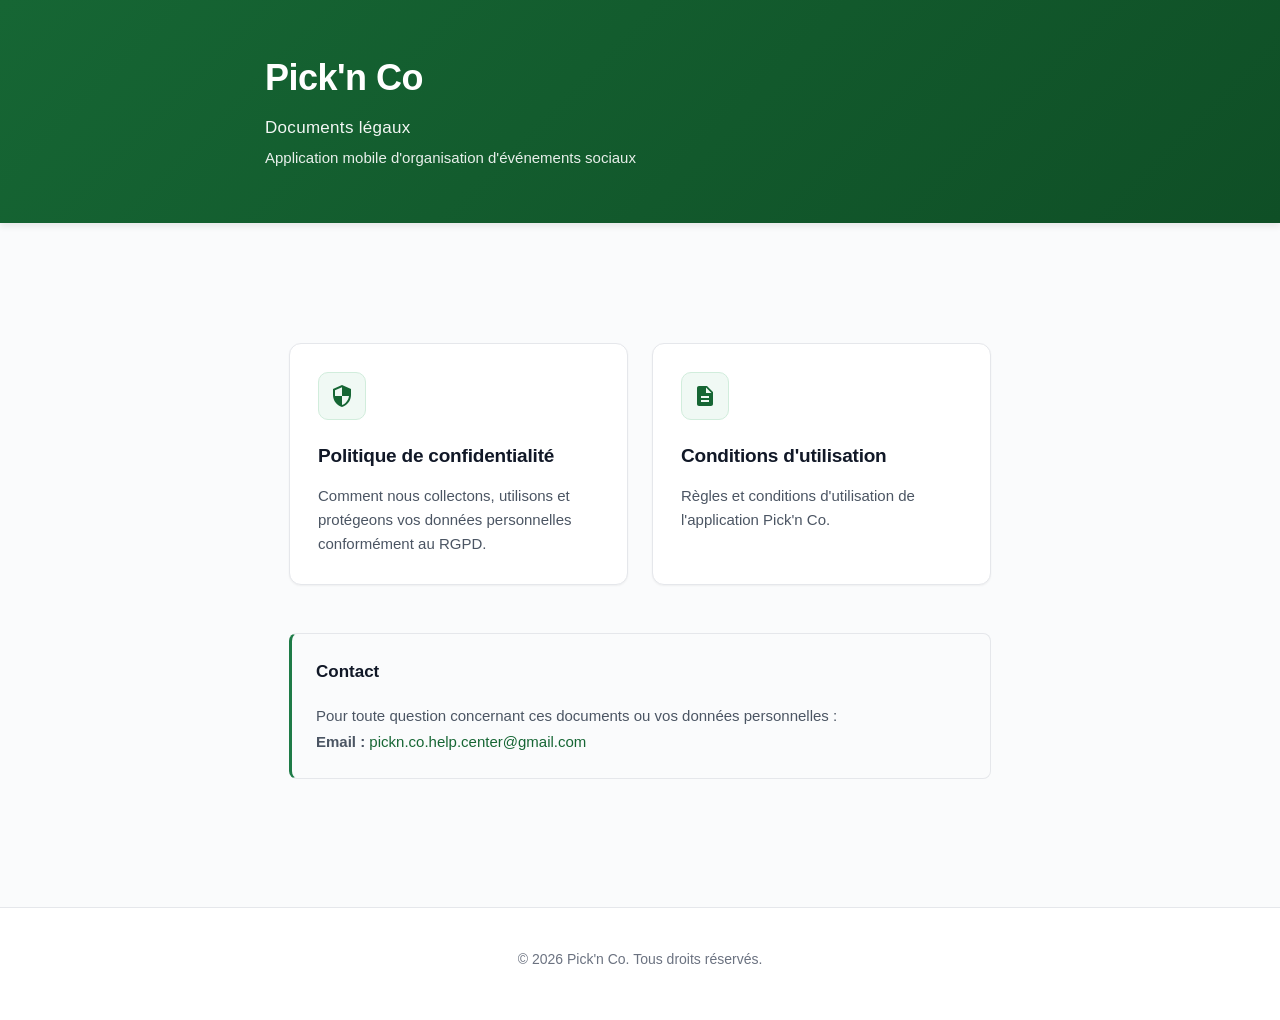
<file: legal.html>
<!DOCTYPE html>
<html lang="fr">
<head>
    <meta charset="UTF-8">
    <meta name="viewport" content="width=device-width, initial-scale=1.0">
    <meta name="description" content="Documents légaux de Pick'n Co - Politique de confidentialité et Conditions d'utilisation">
    <title>Pick'n Co - Documents légaux</title>
    <link rel="stylesheet" href="styles.css">
</head>
<body>
    <div class="header">
        <div class="header-content">
            <h1>Pick'n Co</h1>
            <p class="app-name">Documents légaux</p>
            <p>Application mobile d'organisation d'événements sociaux</p>
        </div>
    </div>

    <div class="container">
        <div class="card-grid">
            <a href="privacy-policy.html" class="card">
                <div class="icon">
                    <svg viewBox="0 0 24 24" xmlns="http://www.w3.org/2000/svg">
                        <path d="M12 1L3 5v6c0 5.55 3.84 10.74 9 12 5.16-1.26 9-6.45 9-12V5l-9-4zm0 10.99h7c-.53 4.12-3.28 7.79-7 8.94V12H5V6.3l7-3.11v8.8z"/>
                    </svg>
                </div>
                <h2>Politique de confidentialité</h2>
                <p>Comment nous collectons, utilisons et protégeons vos données personnelles conformément au RGPD.</p>
            </a>

            <a href="terms-conditions.html" class="card">
                <div class="icon">
                    <svg viewBox="0 0 24 24" xmlns="http://www.w3.org/2000/svg">
                        <path d="M14 2H6c-1.1 0-1.99.9-1.99 2L4 20c0 1.1.89 2 1.99 2H18c1.1 0 2-.9 2-2V8l-6-6zm2 16H8v-2h8v2zm0-4H8v-2h8v2zm-3-5V3.5L18.5 9H13z"/>
                    </svg>
                </div>
                <h2>Conditions d'utilisation</h2>
                <p>Règles et conditions d'utilisation de l'application Pick'n Co.</p>
            </a>
        </div>

        <div class="contact-box" style="margin-top: 48px;">
            <h3>Contact</h3>
            <p>Pour toute question concernant ces documents ou vos données personnelles :</p>
            <p><strong>Email :</strong> <a href="mailto:pickn.co.help.center@gmail.com">pickn.co.help.center@gmail.com</a></p>
        </div>
    </div>

    <div class="footer">
        <p>&copy; 2026 Pick'n Co. Tous droits réservés.</p>
    </div>
</body>
</html>
</file>
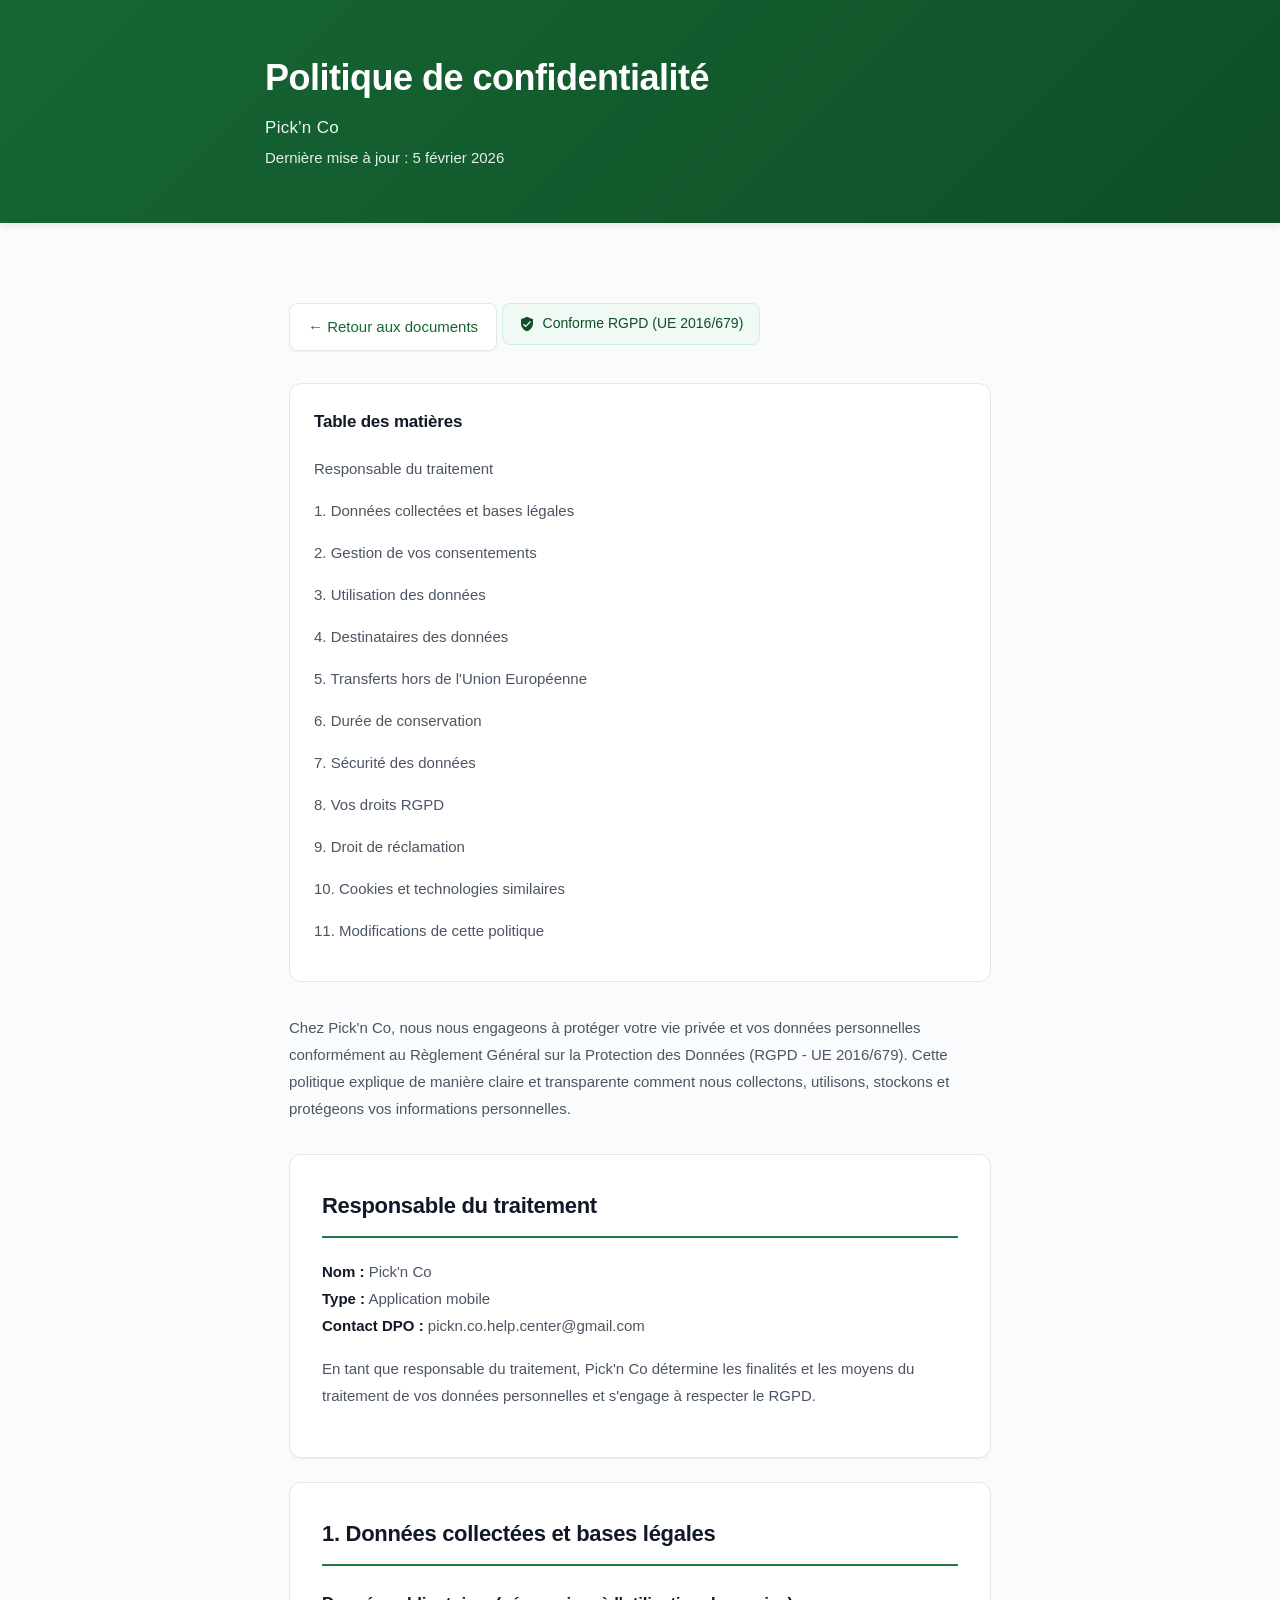
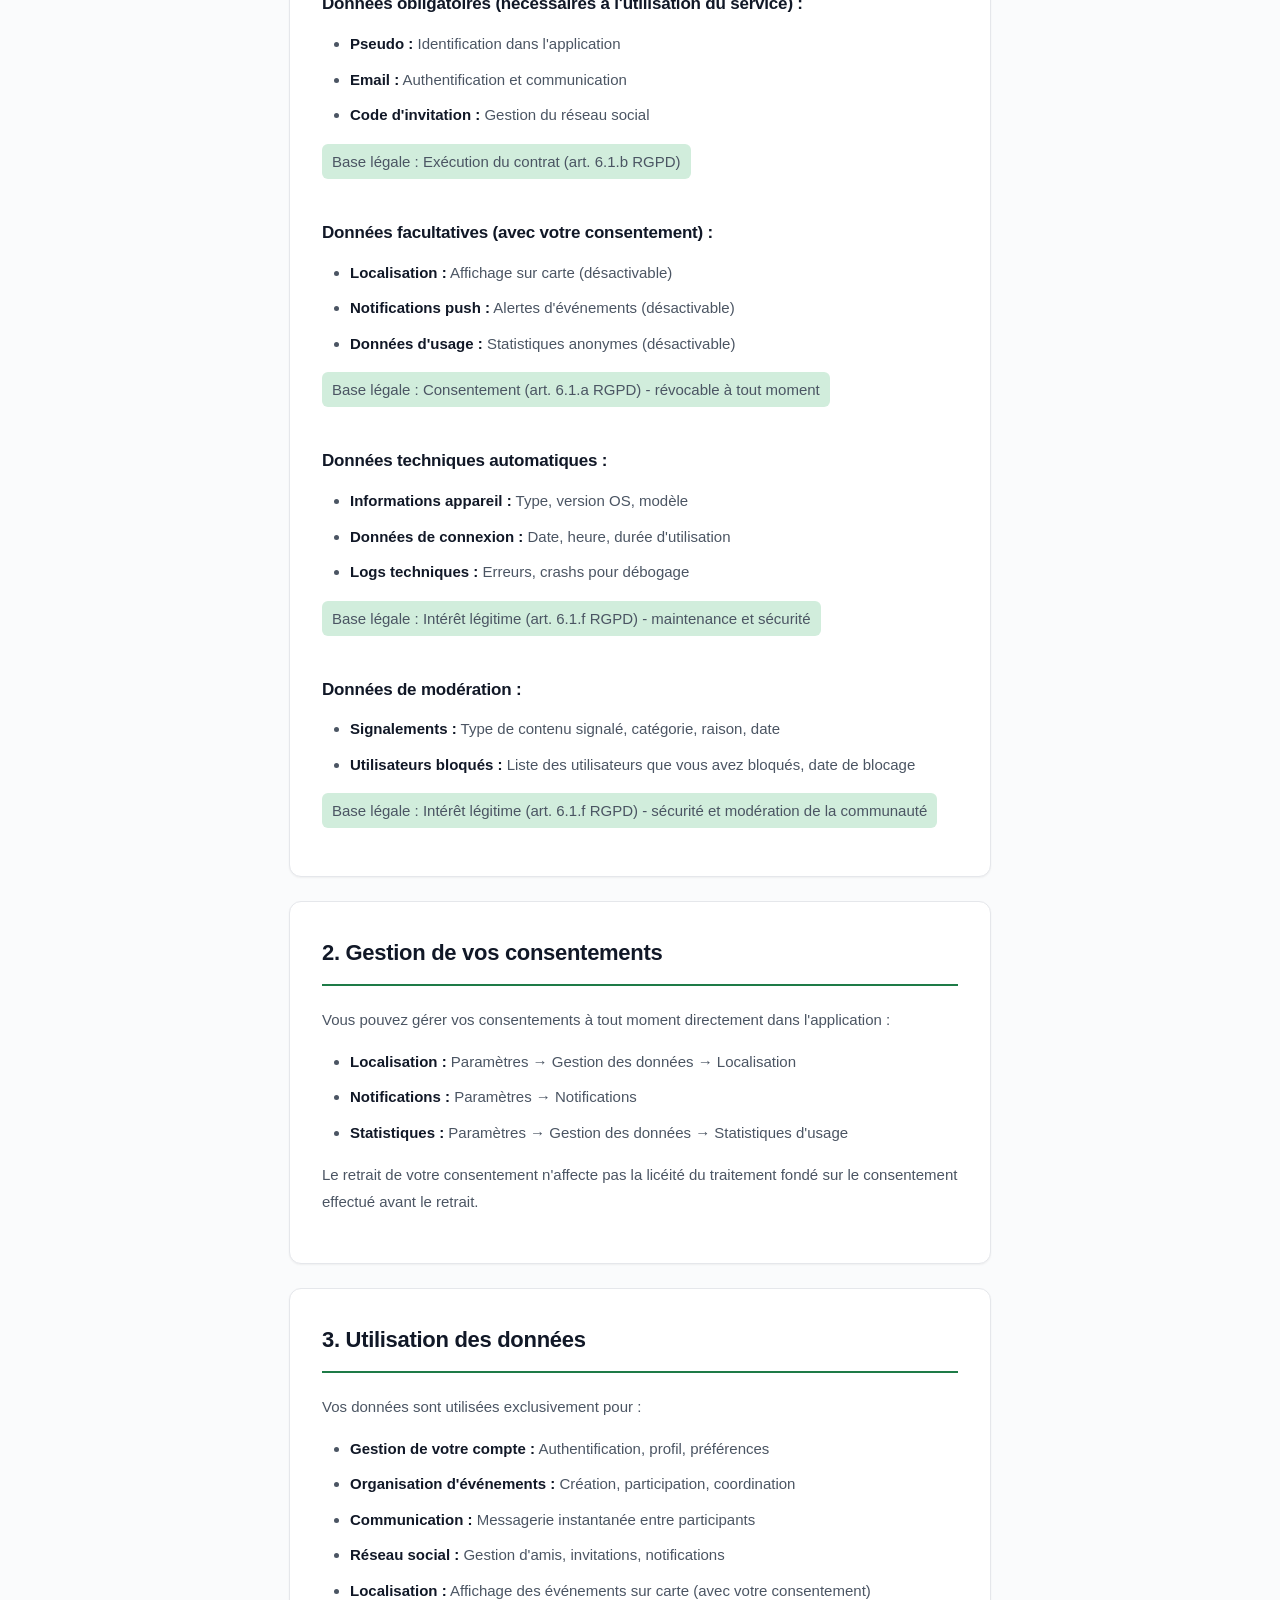
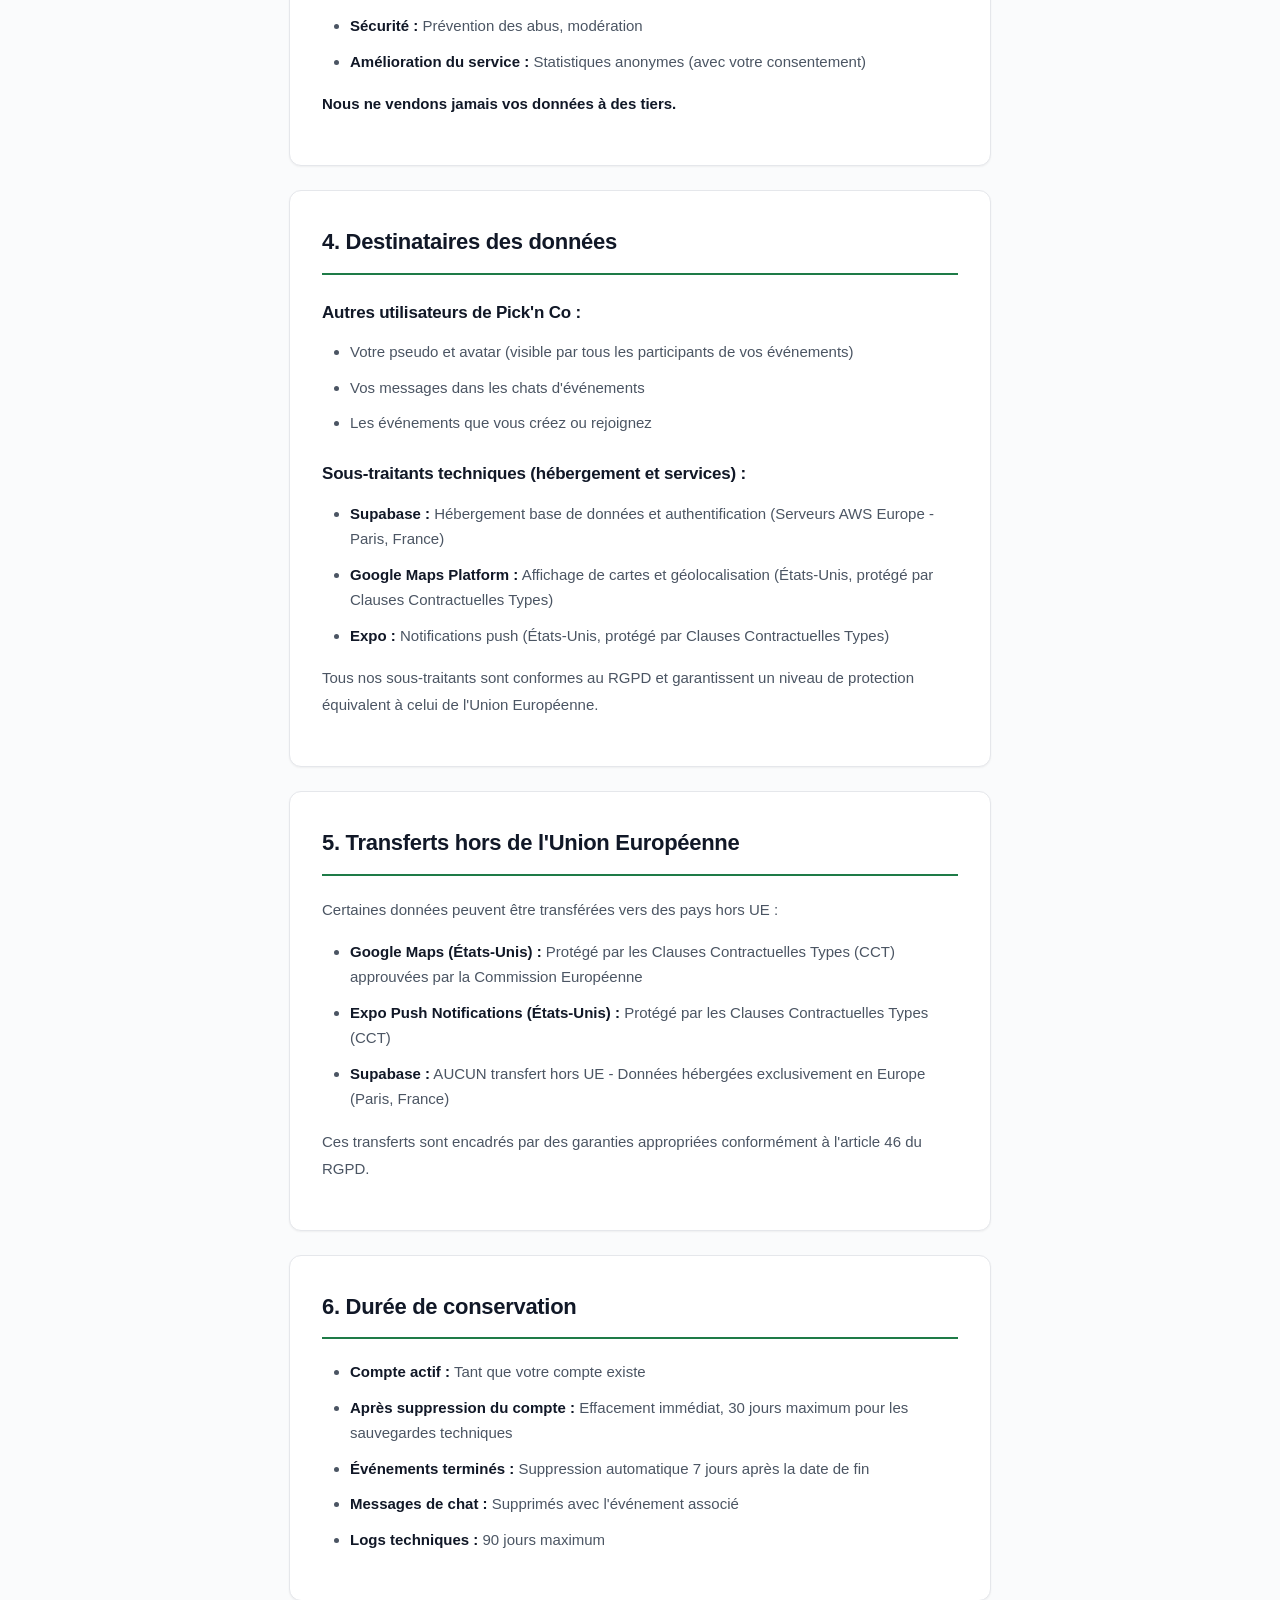
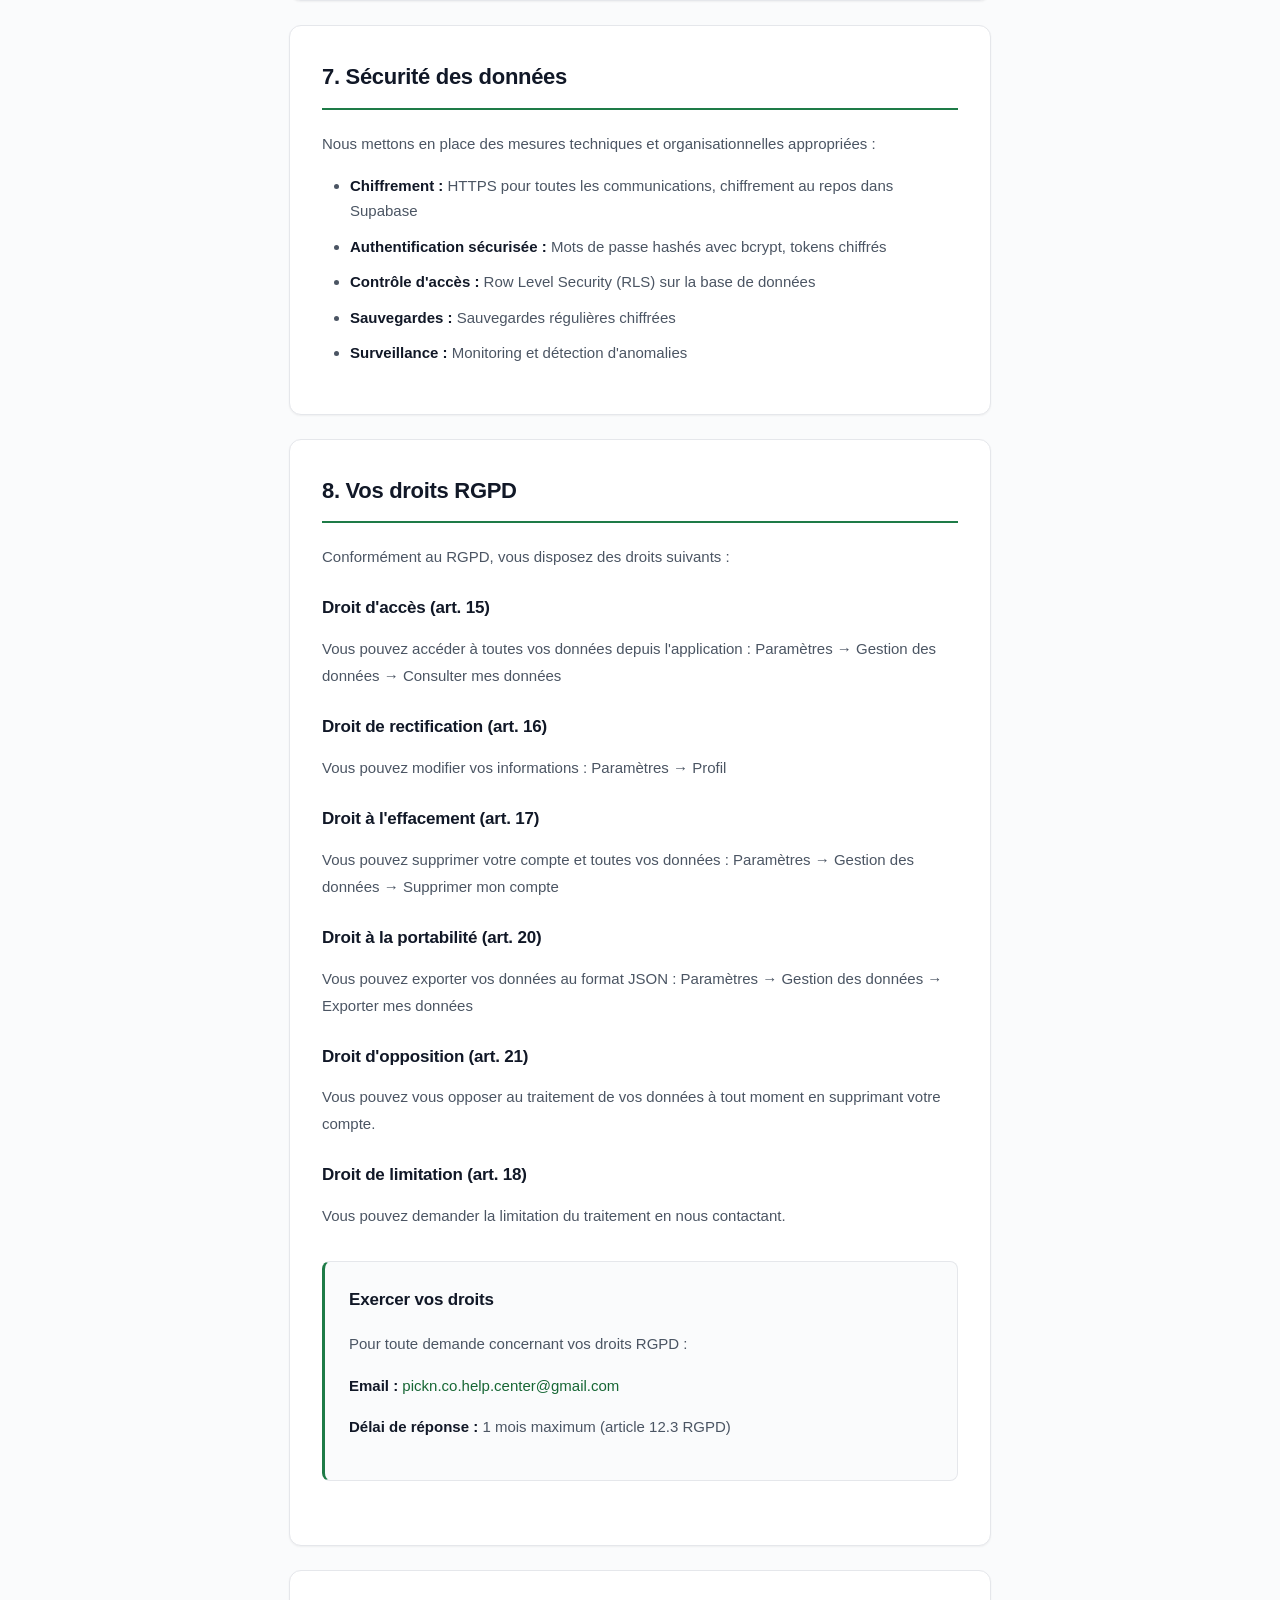
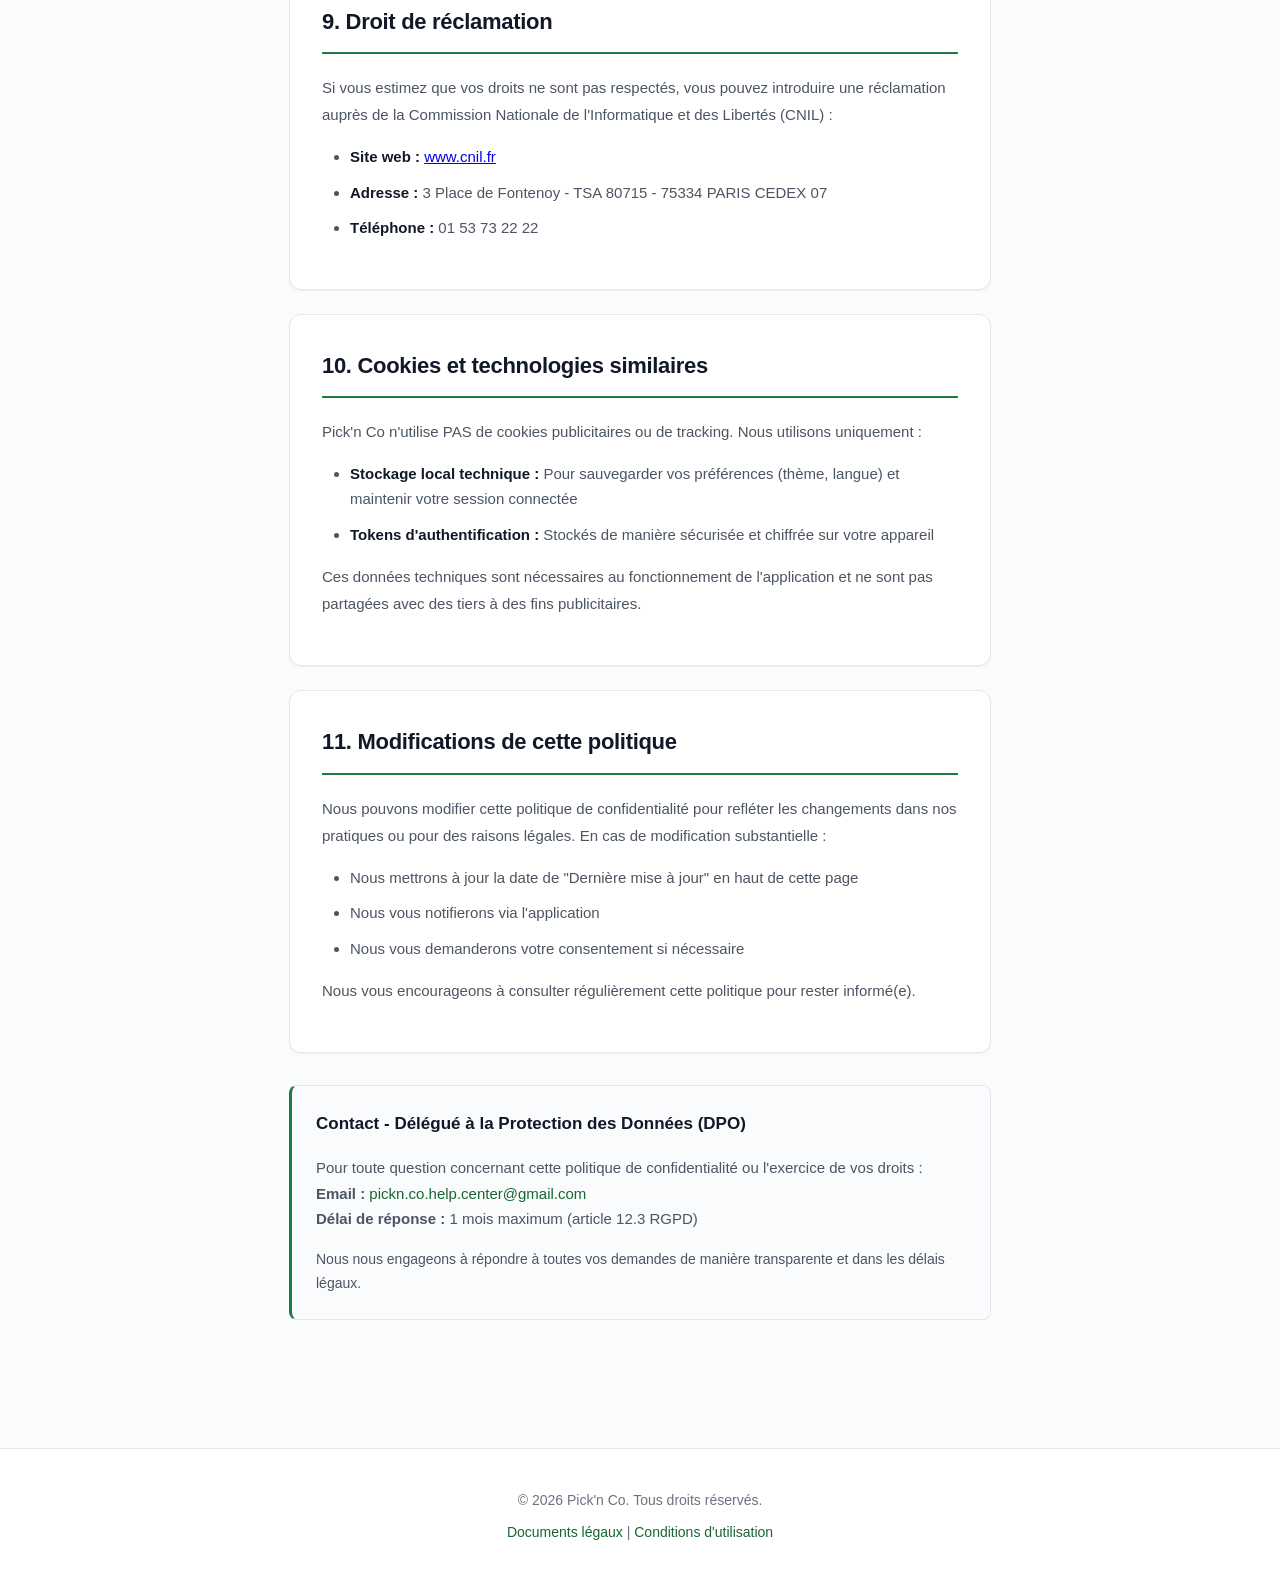
<file: privacy-policy.html>
<!DOCTYPE html>
<html lang="fr">
<head>
    <meta charset="UTF-8">
    <meta name="viewport" content="width=device-width, initial-scale=1.0">
    <meta name="description" content="Politique de confidentialité de Pick'n Co - Protection des données personnelles conforme au RGPD">
    <title>Politique de confidentialité - Pick'n Co</title>
    <link rel="stylesheet" href="styles.css">
</head>
<body>
    <div class="header">
        <div class="header-content">
            <h1>Politique de confidentialité</h1>
            <p class="app-name">Pick'n Co</p>
            <p>Dernière mise à jour : 5 février 2026</p>
        </div>
    </div>

    <div class="container">
        <a href="legal.html" class="back-button">← Retour aux documents</a>

        <div class="legal-badge">
            <svg width="16" height="16" viewBox="0 0 24 24" fill="currentColor" xmlns="http://www.w3.org/2000/svg">
                <path d="M12 1L3 5v6c0 5.55 3.84 10.74 9 12 5.16-1.26 9-6.45 9-12V5l-9-4zm-2 16l-4-4 1.41-1.41L10 14.17l6.59-6.59L18 9l-8 8z"/>
            </svg>
            Conforme RGPD (UE 2016/679)
        </div>

        <div class="toc">
            <h3>Table des matières</h3>
            <ul>
                <li><a href="#responsable">Responsable du traitement</a></li>
                <li><a href="#donnees-collectees">1. Données collectées et bases légales</a></li>
                <li><a href="#consentements">2. Gestion de vos consentements</a></li>
                <li><a href="#utilisation">3. Utilisation des données</a></li>
                <li><a href="#destinataires">4. Destinataires des données</a></li>
                <li><a href="#transferts">5. Transferts hors de l'Union Européenne</a></li>
                <li><a href="#conservation">6. Durée de conservation</a></li>
                <li><a href="#securite">7. Sécurité des données</a></li>
                <li><a href="#droits">8. Vos droits RGPD</a></li>
                <li><a href="#reclamation">9. Droit de réclamation</a></li>
                <li><a href="#cookies">10. Cookies et technologies similaires</a></li>
                <li><a href="#modifications">11. Modifications de cette politique</a></li>
            </ul>
        </div>

        <p style="font-size: 15px; line-height: 1.8; color: var(--text-secondary); margin-bottom: 32px;">
            Chez Pick'n Co, nous nous engageons à protéger votre vie privée et vos données personnelles conformément au Règlement Général sur la Protection des Données (RGPD - UE 2016/679). Cette politique explique de manière claire et transparente comment nous collectons, utilisons, stockons et protégeons vos informations personnelles.
        </p>

        <!-- Responsable du traitement -->
        <div class="section" id="responsable">
            <h2>Responsable du traitement</h2>
            <p>
                <strong>Nom :</strong> Pick'n Co<br>
                <strong>Type :</strong> Application mobile<br>
                <strong>Contact DPO :</strong> pickn.co.help.center@gmail.com
            </p>
            <p>
                En tant que responsable du traitement, Pick'n Co détermine les finalités et les moyens du traitement de vos données personnelles et s'engage à respecter le RGPD.
            </p>
        </div>

        <!-- Données collectées -->
        <div class="section" id="donnees-collectees">
            <h2>1. Données collectées et bases légales</h2>
            
            <h3>Données obligatoires (nécessaires à l'utilisation du service) :</h3>
            <ul>
                <li><strong>Pseudo :</strong> Identification dans l'application</li>
                <li><strong>Email :</strong> Authentification et communication</li>
                <li><strong>Code d'invitation :</strong> Gestion du réseau social</li>
            </ul>
            <p class="highlight">Base légale : Exécution du contrat (art. 6.1.b RGPD)</p>

            <h3>Données facultatives (avec votre consentement) :</h3>
            <ul>
                <li><strong>Localisation :</strong> Affichage sur carte (désactivable)</li>
                <li><strong>Notifications push :</strong> Alertes d'événements (désactivable)</li>
                <li><strong>Données d'usage :</strong> Statistiques anonymes (désactivable)</li>
            </ul>
            <p class="highlight">Base légale : Consentement (art. 6.1.a RGPD) - révocable à tout moment</p>

            <h3>Données techniques automatiques :</h3>
            <ul>
                <li><strong>Informations appareil :</strong> Type, version OS, modèle</li>
                <li><strong>Données de connexion :</strong> Date, heure, durée d'utilisation</li>
                <li><strong>Logs techniques :</strong> Erreurs, crashs pour débogage</li>
            </ul>
            <p class="highlight">Base légale : Intérêt légitime (art. 6.1.f RGPD) - maintenance et sécurité</p>

            <h3>Données de modération :</h3>
            <ul>
                <li><strong>Signalements :</strong> Type de contenu signalé, catégorie, raison, date</li>
                <li><strong>Utilisateurs bloqués :</strong> Liste des utilisateurs que vous avez bloqués, date de blocage</li>
            </ul>
            <p class="highlight">Base légale : Intérêt légitime (art. 6.1.f RGPD) - sécurité et modération de la communauté</p>
        </div>

        <!-- Gestion des consentements -->
        <div class="section" id="consentements">
            <h2>2. Gestion de vos consentements</h2>
            <p>
                Vous pouvez gérer vos consentements à tout moment directement dans l'application :
            </p>
            <ul>
                <li><strong>Localisation :</strong> Paramètres → Gestion des données → Localisation</li>
                <li><strong>Notifications :</strong> Paramètres → Notifications</li>
                <li><strong>Statistiques :</strong> Paramètres → Gestion des données → Statistiques d'usage</li>
            </ul>
            <p>
                Le retrait de votre consentement n'affecte pas la licéité du traitement fondé sur le consentement effectué avant le retrait.
            </p>
        </div>

        <!-- Utilisation des données -->
        <div class="section" id="utilisation">
            <h2>3. Utilisation des données</h2>
            <p>Vos données sont utilisées exclusivement pour :</p>
            <ul>
                <li><strong>Gestion de votre compte :</strong> Authentification, profil, préférences</li>
                <li><strong>Organisation d'événements :</strong> Création, participation, coordination</li>
                <li><strong>Communication :</strong> Messagerie instantanée entre participants</li>
                <li><strong>Réseau social :</strong> Gestion d'amis, invitations, notifications</li>
                <li><strong>Localisation :</strong> Affichage des événements sur carte (avec votre consentement)</li>
                <li><strong>Sécurité :</strong> Prévention des abus, modération</li>
                <li><strong>Amélioration du service :</strong> Statistiques anonymes (avec votre consentement)</li>
            </ul>
            <p><strong>Nous ne vendons jamais vos données à des tiers.</strong></p>
        </div>

        <!-- Destinataires -->
        <div class="section" id="destinataires">
            <h2>4. Destinataires des données</h2>
            
            <h3>Autres utilisateurs de Pick'n Co :</h3>
            <ul>
                <li>Votre pseudo et avatar (visible par tous les participants de vos événements)</li>
                <li>Vos messages dans les chats d'événements</li>
                <li>Les événements que vous créez ou rejoignez</li>
            </ul>

            <h3>Sous-traitants techniques (hébergement et services) :</h3>
            <ul>
                <li><strong>Supabase :</strong> Hébergement base de données et authentification (Serveurs AWS Europe - Paris, France)</li>
                <li><strong>Google Maps Platform :</strong> Affichage de cartes et géolocalisation (États-Unis, protégé par Clauses Contractuelles Types)</li>
                <li><strong>Expo :</strong> Notifications push (États-Unis, protégé par Clauses Contractuelles Types)</li>
            </ul>

            <p>
                Tous nos sous-traitants sont conformes au RGPD et garantissent un niveau de protection équivalent à celui de l'Union Européenne.
            </p>
        </div>

        <!-- Transferts hors UE -->
        <div class="section" id="transferts">
            <h2>5. Transferts hors de l'Union Européenne</h2>
            <p>
                Certaines données peuvent être transférées vers des pays hors UE :
            </p>
            <ul>
                <li><strong>Google Maps (États-Unis) :</strong> Protégé par les Clauses Contractuelles Types (CCT) approuvées par la Commission Européenne</li>
                <li><strong>Expo Push Notifications (États-Unis) :</strong> Protégé par les Clauses Contractuelles Types (CCT)</li>
                <li><strong>Supabase :</strong> AUCUN transfert hors UE - Données hébergées exclusivement en Europe (Paris, France)</li>
            </ul>
            <p>
                Ces transferts sont encadrés par des garanties appropriées conformément à l'article 46 du RGPD.
            </p>
        </div>

        <!-- Durée de conservation -->
        <div class="section" id="conservation">
            <h2>6. Durée de conservation</h2>
            <ul>
                <li><strong>Compte actif :</strong> Tant que votre compte existe</li>
                <li><strong>Après suppression du compte :</strong> Effacement immédiat, 30 jours maximum pour les sauvegardes techniques</li>
                <li><strong>Événements terminés :</strong> Suppression automatique 7 jours après la date de fin</li>
                <li><strong>Messages de chat :</strong> Supprimés avec l'événement associé</li>
                <li><strong>Logs techniques :</strong> 90 jours maximum</li>
            </ul>
        </div>

        <!-- Sécurité -->
        <div class="section" id="securite">
            <h2>7. Sécurité des données</h2>
            <p>Nous mettons en place des mesures techniques et organisationnelles appropriées :</p>
            <ul>
                <li><strong>Chiffrement :</strong> HTTPS pour toutes les communications, chiffrement au repos dans Supabase</li>
                <li><strong>Authentification sécurisée :</strong> Mots de passe hashés avec bcrypt, tokens chiffrés</li>
                <li><strong>Contrôle d'accès :</strong> Row Level Security (RLS) sur la base de données</li>
                <li><strong>Sauvegardes :</strong> Sauvegardes régulières chiffrées</li>
                <li><strong>Surveillance :</strong> Monitoring et détection d'anomalies</li>
            </ul>
        </div>

        <!-- Vos droits -->
        <div class="section" id="droits">
            <h2>8. Vos droits RGPD</h2>
            <p>Conformément au RGPD, vous disposez des droits suivants :</p>
            
            <h3>Droit d'accès (art. 15)</h3>
            <p>Vous pouvez accéder à toutes vos données depuis l'application : Paramètres → Gestion des données → Consulter mes données</p>

            <h3>Droit de rectification (art. 16)</h3>
            <p>Vous pouvez modifier vos informations : Paramètres → Profil</p>

            <h3>Droit à l'effacement (art. 17)</h3>
            <p>Vous pouvez supprimer votre compte et toutes vos données : Paramètres → Gestion des données → Supprimer mon compte</p>

            <h3>Droit à la portabilité (art. 20)</h3>
            <p>Vous pouvez exporter vos données au format JSON : Paramètres → Gestion des données → Exporter mes données</p>

            <h3>Droit d'opposition (art. 21)</h3>
            <p>Vous pouvez vous opposer au traitement de vos données à tout moment en supprimant votre compte.</p>

            <h3>Droit de limitation (art. 18)</h3>
            <p>Vous pouvez demander la limitation du traitement en nous contactant.</p>

            <div class="contact-box">
                <h3>Exercer vos droits</h3>
                <p>Pour toute demande concernant vos droits RGPD :</p>
                <p><strong>Email :</strong> <a href="mailto:pickn.co.help.center@gmail.com">pickn.co.help.center@gmail.com</a></p>
                <p><strong>Délai de réponse :</strong> 1 mois maximum (article 12.3 RGPD)</p>
            </div>
        </div>

        <!-- Réclamation CNIL -->
        <div class="section" id="reclamation">
            <h2>9. Droit de réclamation</h2>
            <p>
                Si vous estimez que vos droits ne sont pas respectés, vous pouvez introduire une réclamation auprès de la Commission Nationale de l'Informatique et des Libertés (CNIL) :
            </p>
            <ul>
                <li><strong>Site web :</strong> <a href="https://www.cnil.fr" target="_blank" rel="noopener">www.cnil.fr</a></li>
                <li><strong>Adresse :</strong> 3 Place de Fontenoy - TSA 80715 - 75334 PARIS CEDEX 07</li>
                <li><strong>Téléphone :</strong> 01 53 73 22 22</li>
            </ul>
        </div>

        <!-- Cookies -->
        <div class="section" id="cookies">
            <h2>10. Cookies et technologies similaires</h2>
            <p>
                Pick'n Co n'utilise PAS de cookies publicitaires ou de tracking. Nous utilisons uniquement :
            </p>
            <ul>
                <li><strong>Stockage local technique :</strong> Pour sauvegarder vos préférences (thème, langue) et maintenir votre session connectée</li>
                <li><strong>Tokens d'authentification :</strong> Stockés de manière sécurisée et chiffrée sur votre appareil</li>
            </ul>
            <p>
                Ces données techniques sont nécessaires au fonctionnement de l'application et ne sont pas partagées avec des tiers à des fins publicitaires.
            </p>
        </div>

        <!-- Modifications -->
        <div class="section" id="modifications">
            <h2>11. Modifications de cette politique</h2>
            <p>
                Nous pouvons modifier cette politique de confidentialité pour refléter les changements dans nos pratiques ou pour des raisons légales. En cas de modification substantielle :
            </p>
            <ul>
                <li>Nous mettrons à jour la date de "Dernière mise à jour" en haut de cette page</li>
                <li>Nous vous notifierons via l'application</li>
                <li>Nous vous demanderons votre consentement si nécessaire</li>
            </ul>
            <p>
                Nous vous encourageons à consulter régulièrement cette politique pour rester informé(e).
            </p>
        </div>

        <!-- Contact -->
        <div class="contact-box">
            <h3>Contact - Délégué à la Protection des Données (DPO)</h3>
            <p>Pour toute question concernant cette politique de confidentialité ou l'exercice de vos droits :</p>
            <p>
                <strong>Email :</strong> <a href="mailto:pickn.co.help.center@gmail.com">pickn.co.help.center@gmail.com</a><br>
                <strong>Délai de réponse :</strong> 1 mois maximum (article 12.3 RGPD)
            </p>
            <p style="margin-top: 16px; font-size: 14px; color: var(--text-secondary);">
                Nous nous engageons à répondre à toutes vos demandes de manière transparente et dans les délais légaux.
            </p>
        </div>
    </div>

    <div class="footer">
        <p>&copy; 2026 Pick'n Co. Tous droits réservés.</p>
        <p>
            <a href="legal.html">Documents légaux</a> | 
            <a href="terms-conditions.html">Conditions d'utilisation</a>
        </p>
    </div>
</body>
</html>
</file>
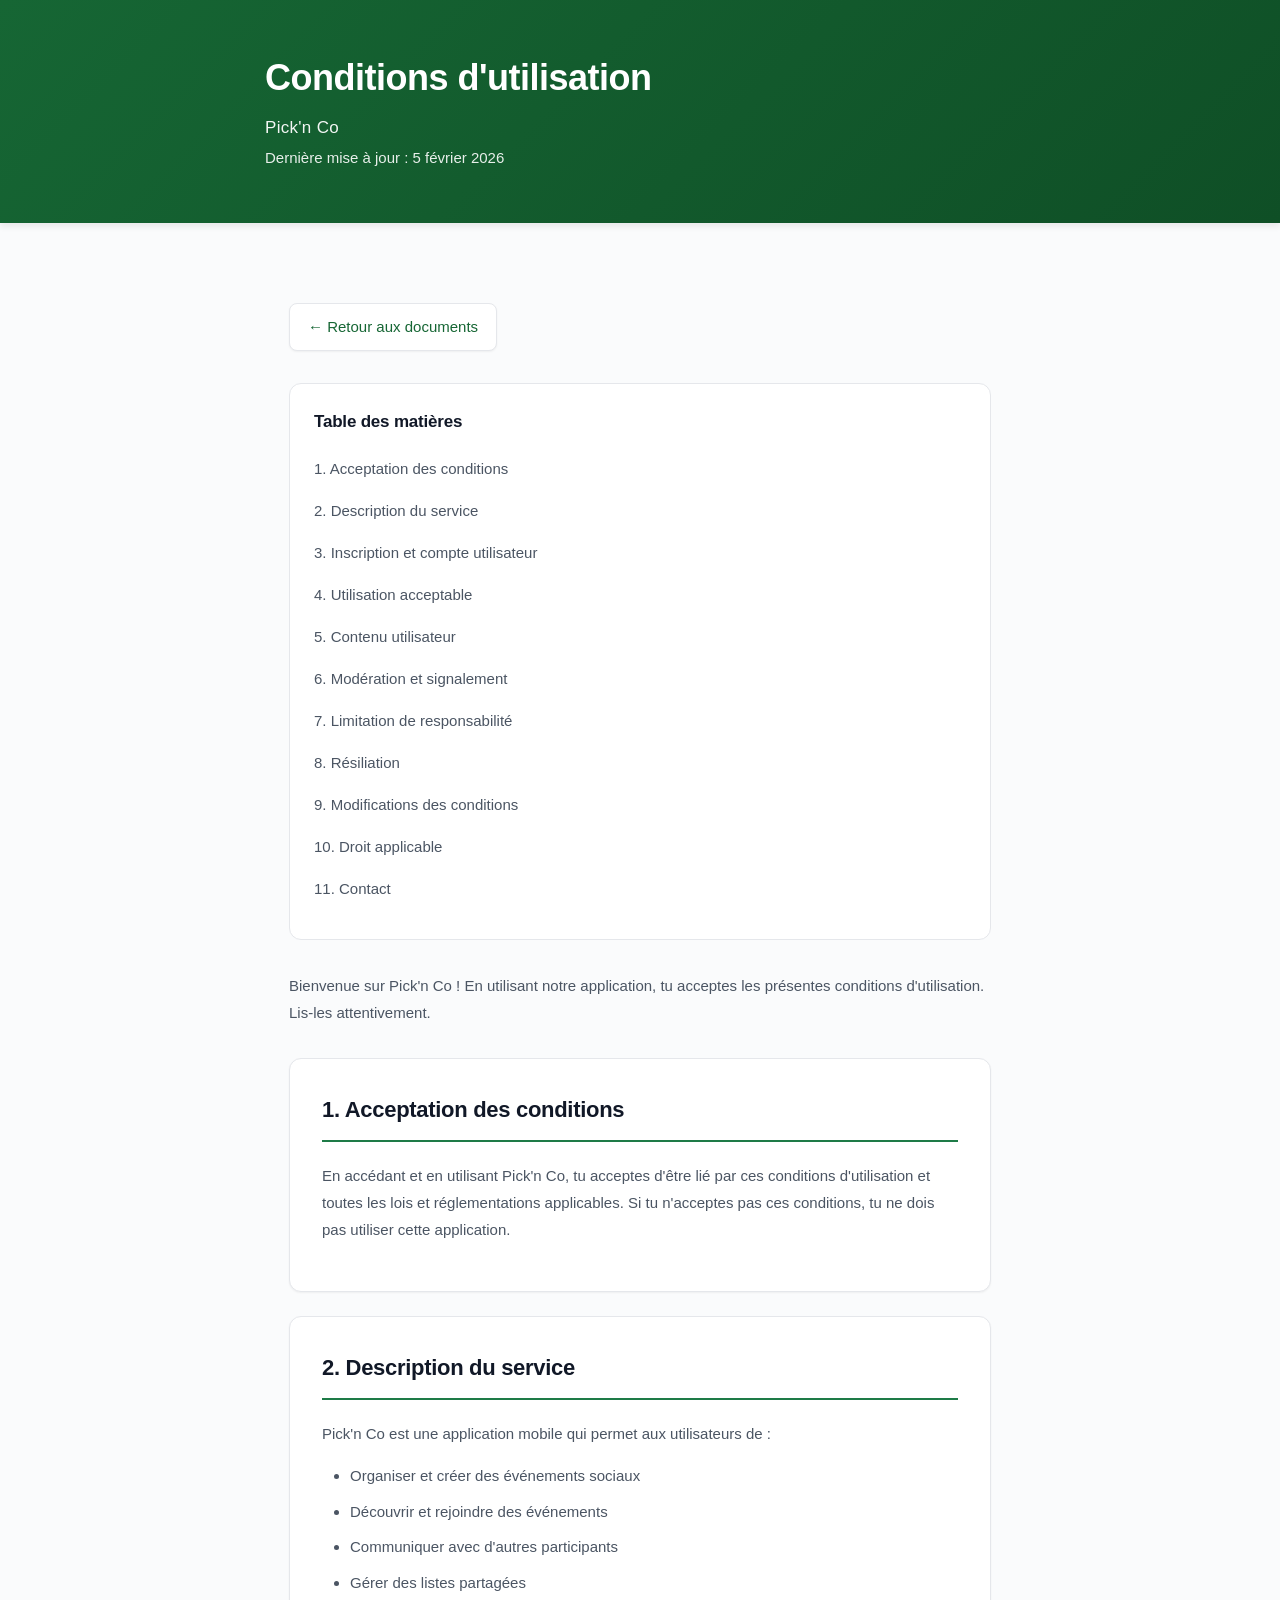
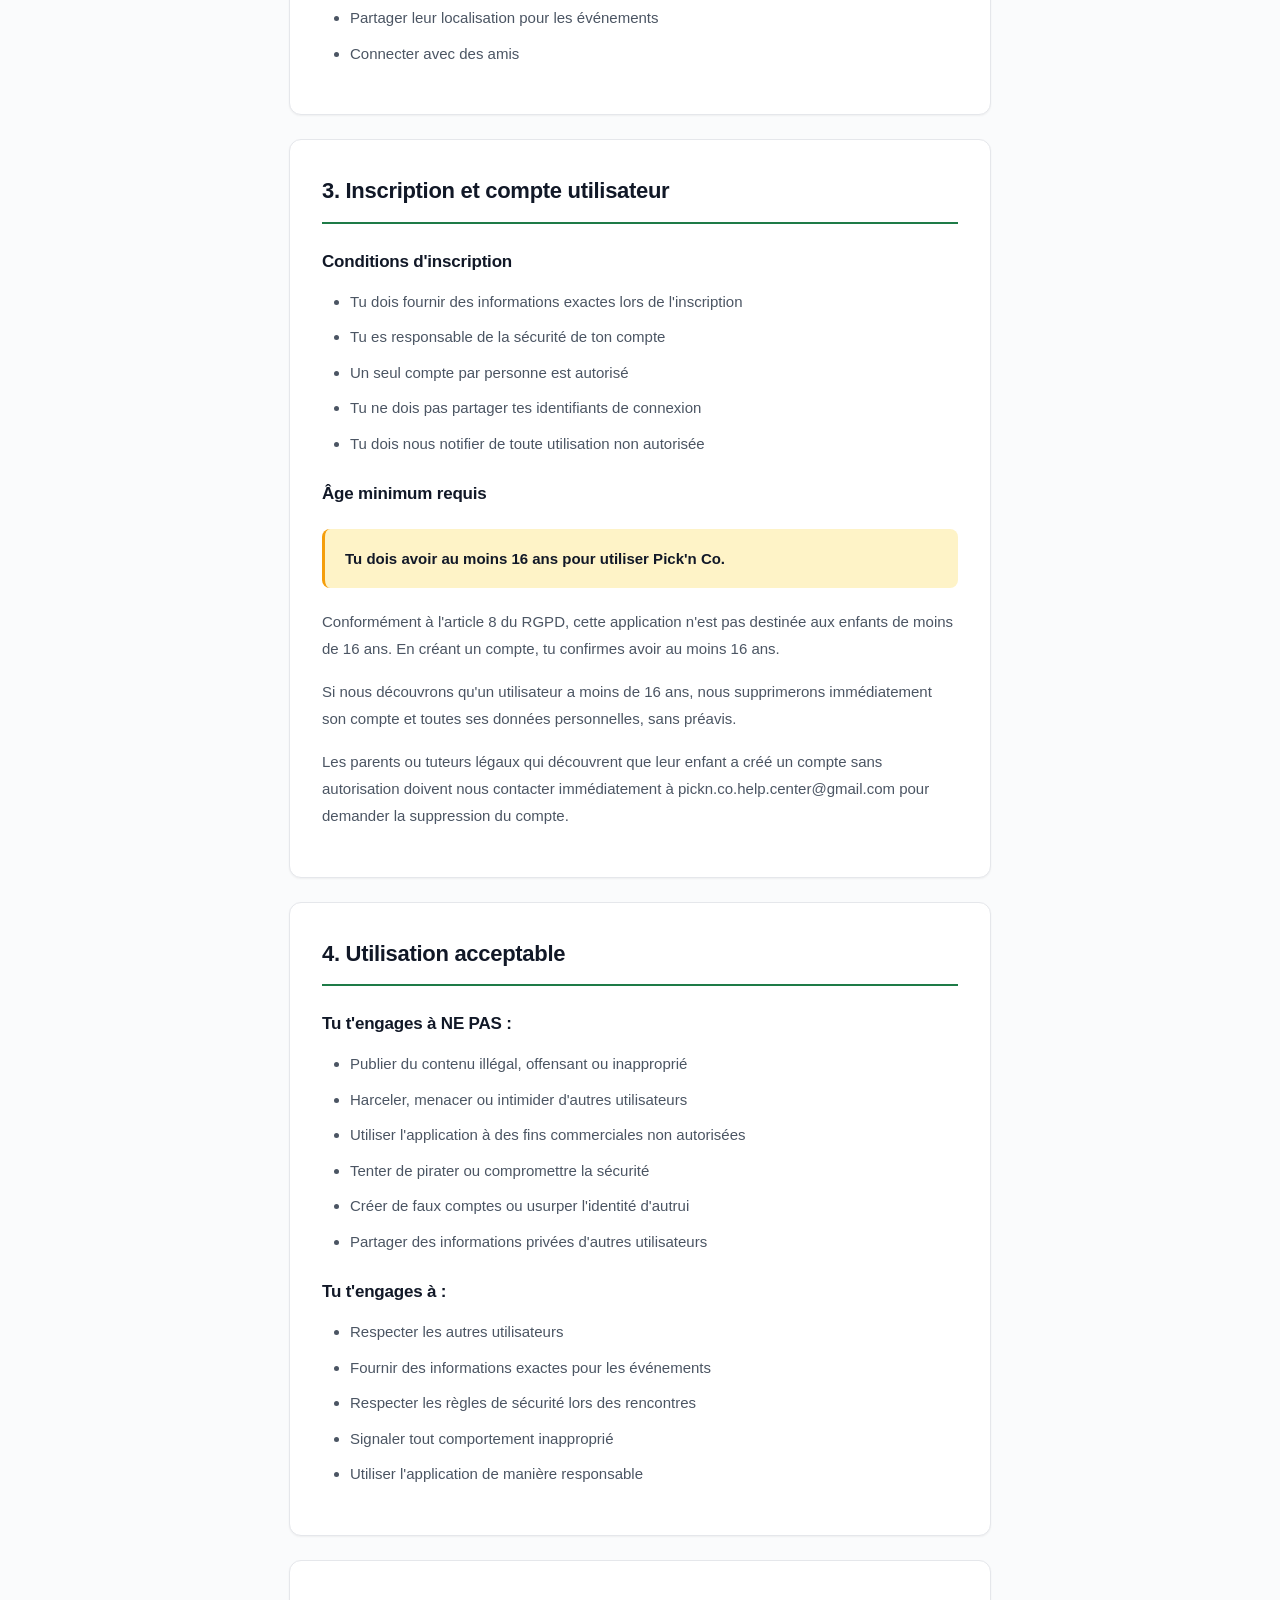
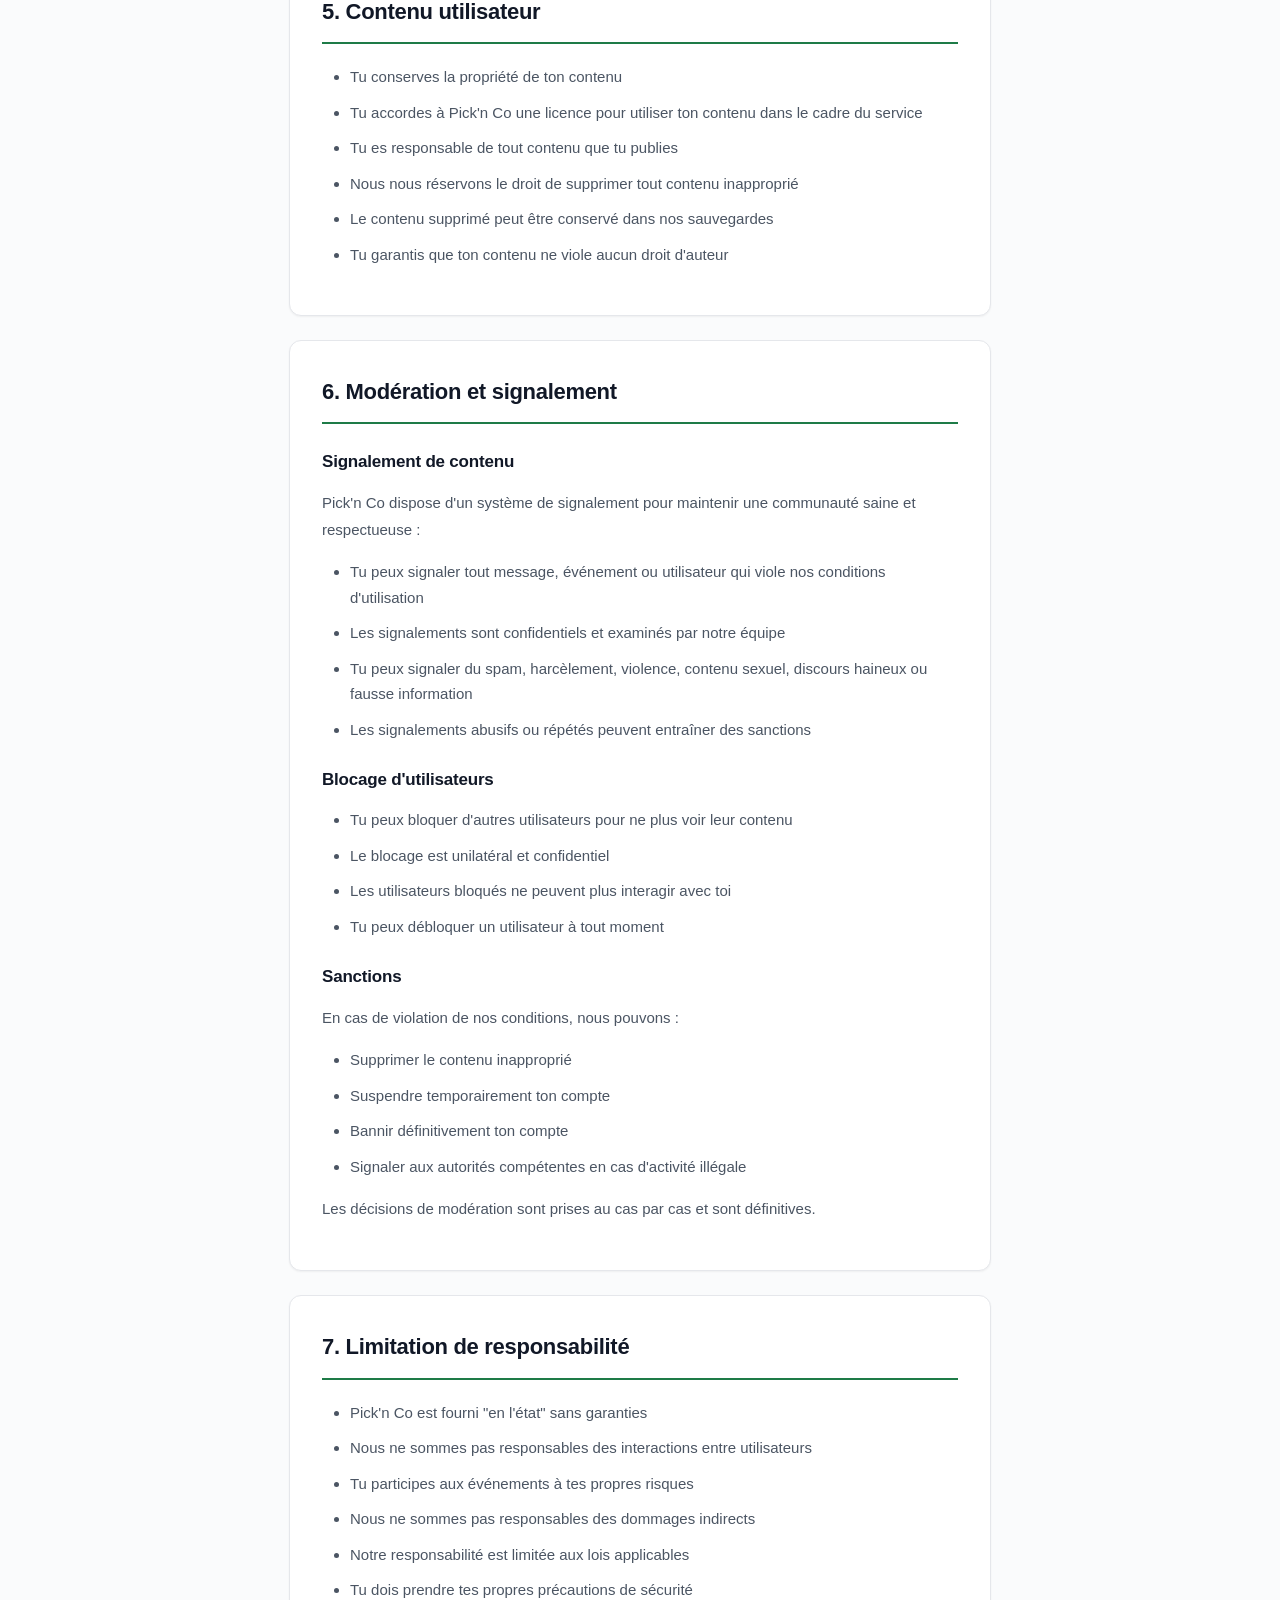
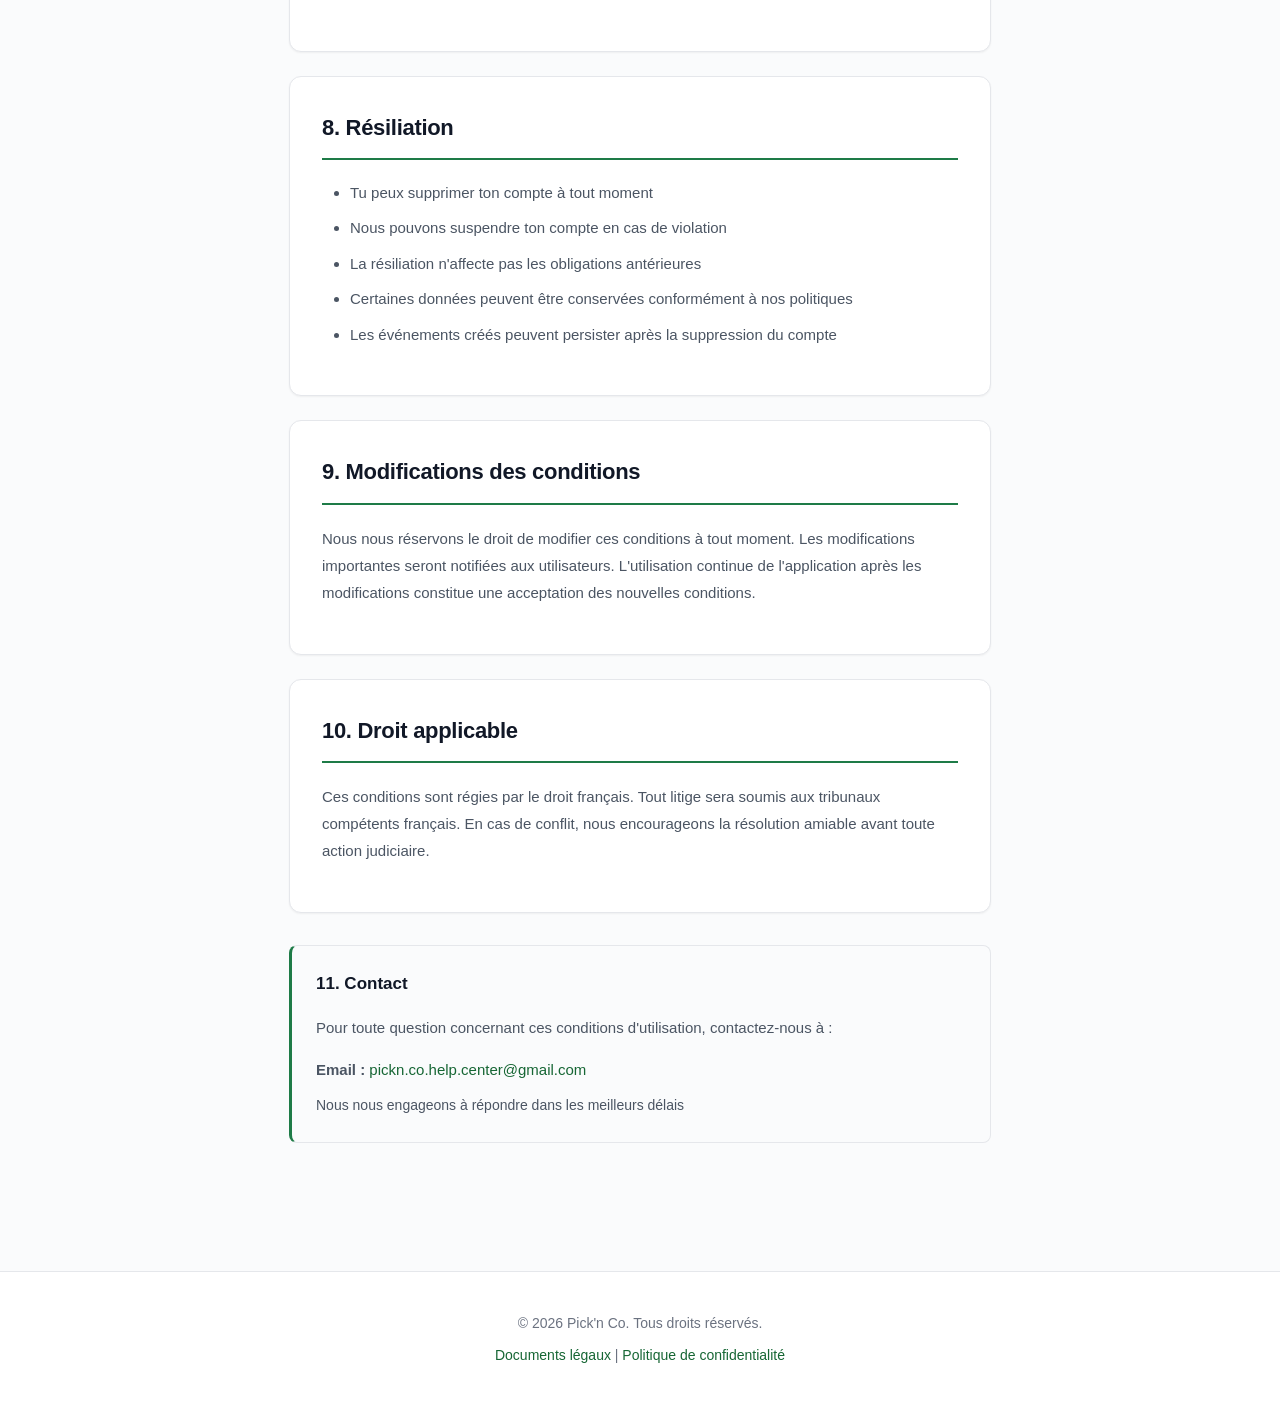
<file: terms-conditions.html>
<!DOCTYPE html>
<html lang="fr">
<head>
    <meta charset="UTF-8">
    <meta name="viewport" content="width=device-width, initial-scale=1.0">
    <meta name="description" content="Conditions d'utilisation de Pick'n Co - Règles et conditions d'usage de l'application">
    <title>Conditions d'utilisation - Pick'n Co</title>
    <link rel="stylesheet" href="styles.css">
</head>
<body>
    <div class="header">
        <div class="header-content">
            <h1>Conditions d'utilisation</h1>
            <p class="app-name">Pick'n Co</p>
            <p>Dernière mise à jour : 5 février 2026</p>
        </div>
    </div>

    <div class="container">
        <a href="legal.html" class="back-button">← Retour aux documents</a>

        <div class="toc">
            <h3>Table des matières</h3>
            <ul>
                <li><a href="#acceptation">1. Acceptation des conditions</a></li>
                <li><a href="#service">2. Description du service</a></li>
                <li><a href="#inscription">3. Inscription et compte utilisateur</a></li>
                <li><a href="#utilisation">4. Utilisation acceptable</a></li>
                <li><a href="#contenu">5. Contenu utilisateur</a></li>
                <li><a href="#moderation">6. Modération et signalement</a></li>
                <li><a href="#responsabilite">7. Limitation de responsabilité</a></li>
                <li><a href="#resiliation">8. Résiliation</a></li>
                <li><a href="#modifications">9. Modifications des conditions</a></li>
                <li><a href="#droit">10. Droit applicable</a></li>
                <li><a href="#contact">11. Contact</a></li>
            </ul>
        </div>

        <p style="font-size: 15px; line-height: 1.8; color: var(--text-secondary); margin-bottom: 32px;">
            Bienvenue sur Pick'n Co ! En utilisant notre application, tu acceptes les présentes conditions d'utilisation. Lis-les attentivement.
        </p>

        <!-- Section 1 -->
        <div class="section" id="acceptation">
            <h2>1. Acceptation des conditions</h2>
            <p>
                En accédant et en utilisant Pick'n Co, tu acceptes d'être lié par ces conditions d'utilisation et toutes les lois et réglementations applicables. Si tu n'acceptes pas ces conditions, tu ne dois pas utiliser cette application.
            </p>
        </div>

        <!-- Section 2 -->
        <div class="section" id="service">
            <h2>2. Description du service</h2>
            <p>Pick'n Co est une application mobile qui permet aux utilisateurs de :</p>
            <ul>
                <li>Organiser et créer des événements sociaux</li>
                <li>Découvrir et rejoindre des événements</li>
                <li>Communiquer avec d'autres participants</li>
                <li>Gérer des listes partagées</li>
                <li>Partager leur localisation pour les événements</li>
                <li>Connecter avec des amis</li>
            </ul>
        </div>

        <!-- Section 3 -->
        <div class="section" id="inscription">
            <h2>3. Inscription et compte utilisateur</h2>
            
            <h3>Conditions d'inscription</h3>
            <ul>
                <li>Tu dois fournir des informations exactes lors de l'inscription</li>
                <li>Tu es responsable de la sécurité de ton compte</li>
                <li>Un seul compte par personne est autorisé</li>
                <li>Tu ne dois pas partager tes identifiants de connexion</li>
                <li>Tu dois nous notifier de toute utilisation non autorisée</li>
            </ul>

            <h3>Âge minimum requis</h3>
            <div class="important-notice">
                <p><strong>Tu dois avoir au moins 16 ans pour utiliser Pick'n Co.</strong></p>
            </div>
            <p>
                Conformément à l'article 8 du RGPD, cette application n'est pas destinée aux enfants de moins de 16 ans. En créant un compte, tu confirmes avoir au moins 16 ans.
            </p>
            <p>
                Si nous découvrons qu'un utilisateur a moins de 16 ans, nous supprimerons immédiatement son compte et toutes ses données personnelles, sans préavis.
            </p>
            <p>
                Les parents ou tuteurs légaux qui découvrent que leur enfant a créé un compte sans autorisation doivent nous contacter immédiatement à pickn.co.help.center@gmail.com pour demander la suppression du compte.
            </p>
        </div>

        <!-- Section 4 -->
        <div class="section" id="utilisation">
            <h2>4. Utilisation acceptable</h2>
            
            <h3>Tu t'engages à NE PAS :</h3>
            <ul>
                <li>Publier du contenu illégal, offensant ou inapproprié</li>
                <li>Harceler, menacer ou intimider d'autres utilisateurs</li>
                <li>Utiliser l'application à des fins commerciales non autorisées</li>
                <li>Tenter de pirater ou compromettre la sécurité</li>
                <li>Créer de faux comptes ou usurper l'identité d'autrui</li>
                <li>Partager des informations privées d'autres utilisateurs</li>
            </ul>

            <h3>Tu t'engages à :</h3>
            <ul>
                <li>Respecter les autres utilisateurs</li>
                <li>Fournir des informations exactes pour les événements</li>
                <li>Respecter les règles de sécurité lors des rencontres</li>
                <li>Signaler tout comportement inapproprié</li>
                <li>Utiliser l'application de manière responsable</li>
            </ul>
        </div>

        <!-- Section 5 -->
        <div class="section" id="contenu">
            <h2>5. Contenu utilisateur</h2>
            <ul>
                <li>Tu conserves la propriété de ton contenu</li>
                <li>Tu accordes à Pick'n Co une licence pour utiliser ton contenu dans le cadre du service</li>
                <li>Tu es responsable de tout contenu que tu publies</li>
                <li>Nous nous réservons le droit de supprimer tout contenu inapproprié</li>
                <li>Le contenu supprimé peut être conservé dans nos sauvegardes</li>
                <li>Tu garantis que ton contenu ne viole aucun droit d'auteur</li>
            </ul>
        </div>

        <!-- Section 6 -->
        <div class="section" id="moderation">
            <h2>6. Modération et signalement</h2>
            
            <h3>Signalement de contenu</h3>
            <p>
                Pick'n Co dispose d'un système de signalement pour maintenir une communauté saine et respectueuse :
            </p>
            <ul>
                <li>Tu peux signaler tout message, événement ou utilisateur qui viole nos conditions d'utilisation</li>
                <li>Les signalements sont confidentiels et examinés par notre équipe</li>
                <li>Tu peux signaler du spam, harcèlement, violence, contenu sexuel, discours haineux ou fausse information</li>
                <li>Les signalements abusifs ou répétés peuvent entraîner des sanctions</li>
            </ul>

            <h3>Blocage d'utilisateurs</h3>
            <ul>
                <li>Tu peux bloquer d'autres utilisateurs pour ne plus voir leur contenu</li>
                <li>Le blocage est unilatéral et confidentiel</li>
                <li>Les utilisateurs bloqués ne peuvent plus interagir avec toi</li>
                <li>Tu peux débloquer un utilisateur à tout moment</li>
            </ul>

            <h3>Sanctions</h3>
            <p>En cas de violation de nos conditions, nous pouvons :</p>
            <ul>
                <li>Supprimer le contenu inapproprié</li>
                <li>Suspendre temporairement ton compte</li>
                <li>Bannir définitivement ton compte</li>
                <li>Signaler aux autorités compétentes en cas d'activité illégale</li>
            </ul>
            <p>Les décisions de modération sont prises au cas par cas et sont définitives.</p>
        </div>

        <!-- Section 7 -->
        <div class="section" id="responsabilite">
            <h2>7. Limitation de responsabilité</h2>
            <ul>
                <li>Pick'n Co est fourni "en l'état" sans garanties</li>
                <li>Nous ne sommes pas responsables des interactions entre utilisateurs</li>
                <li>Tu participes aux événements à tes propres risques</li>
                <li>Nous ne sommes pas responsables des dommages indirects</li>
                <li>Notre responsabilité est limitée aux lois applicables</li>
                <li>Tu dois prendre tes propres précautions de sécurité</li>
            </ul>
        </div>

        <!-- Section 8 -->
        <div class="section" id="resiliation">
            <h2>8. Résiliation</h2>
            <ul>
                <li>Tu peux supprimer ton compte à tout moment</li>
                <li>Nous pouvons suspendre ton compte en cas de violation</li>
                <li>La résiliation n'affecte pas les obligations antérieures</li>
                <li>Certaines données peuvent être conservées conformément à nos politiques</li>
                <li>Les événements créés peuvent persister après la suppression du compte</li>
            </ul>
        </div>

        <!-- Section 9 -->
        <div class="section" id="modifications">
            <h2>9. Modifications des conditions</h2>
            <p>
                Nous nous réservons le droit de modifier ces conditions à tout moment. Les modifications importantes seront notifiées aux utilisateurs. L'utilisation continue de l'application après les modifications constitue une acceptation des nouvelles conditions.
            </p>
        </div>

        <!-- Section 10 -->
        <div class="section" id="droit">
            <h2>10. Droit applicable</h2>
            <p>
                Ces conditions sont régies par le droit français. Tout litige sera soumis aux tribunaux compétents français. En cas de conflit, nous encourageons la résolution amiable avant toute action judiciaire.
            </p>
        </div>

        <!-- Section 11 -->
        <div class="contact-box" id="contact">
            <h3>11. Contact</h3>
            <p>Pour toute question concernant ces conditions d'utilisation, contactez-nous à :</p>
            <p style="margin-top: 16px;">
                <strong>Email :</strong> <a href="mailto:pickn.co.help.center@gmail.com">pickn.co.help.center@gmail.com</a>
            </p>
            <p style="font-size: 14px; color: var(--text-secondary); margin-top: 12px;">
                Nous nous engageons à répondre dans les meilleurs délais
            </p>
        </div>
    </div>

    <div class="footer">
        <p>&copy; 2026 Pick'n Co. Tous droits réservés.</p>
        <p>
            <a href="legal.html">Documents légaux</a> | 
            <a href="privacy-policy.html">Politique de confidentialité</a>
        </p>
    </div>
</body>
</html>
</file>
<file: styles.css>
/* ===================================
   Pick'n Co - Styles professionnels pour documents légaux
   Version web pour validation stores
   =================================== */

:root {
  --primary-500: #1E7B47;
  --primary-600: #166634;
  --primary-700: #0F4F26;
  --primary-50: #F0F9F4;
  --primary-100: #D1EDDC;
  --neutral-50: #FAFBFC;
  --neutral-100: #F4F5F7;
  --neutral-200: #E3E5E8;
  --neutral-300: #D1D5DB;
  --neutral-400: #9CA3AF;
  --neutral-600: #4B5563;
  --neutral-700: #374151;
  --neutral-800: #1F2937;
  --neutral-900: #111827;
  --white: #FFFFFF;
  --text-primary: #111827;
  --text-secondary: #4B5563;
  --text-tertiary: #6B7280;
  --border-light: #E5E7EB;
  --shadow-sm: 0 1px 2px rgba(0, 0, 0, 0.05);
  --shadow-md: 0 4px 6px rgba(0, 0, 0, 0.07);
  --shadow-lg: 0 10px 15px rgba(0, 0, 0, 0.1);
}

* {
  margin: 0;
  padding: 0;
  box-sizing: border-box;
}

html {
  scroll-behavior: smooth;
}

body {
  font-family: -apple-system, BlinkMacSystemFont, 'Segoe UI', 'Roboto', 'Helvetica Neue', 'Arial', sans-serif;
  line-height: 1.7;
  color: var(--text-primary);
  background-color: var(--neutral-50);
  -webkit-font-smoothing: antialiased;
  -moz-osx-font-smoothing: grayscale;
  font-size: 16px;
}

.container {
  max-width: 750px;
  margin: 0 auto;
  padding: 32px 24px;
}

/* Header */
.header {
  background: linear-gradient(135deg, var(--primary-600) 0%, var(--primary-700) 100%);
  color: var(--white);
  padding: 56px 24px 48px;
  margin-bottom: 48px;
  box-shadow: var(--shadow-md);
}

.header-content {
  max-width: 750px;
  margin: 0 auto;
}

.header h1 {
  font-size: 36px;
  font-weight: 600;
  margin-bottom: 16px;
  letter-spacing: -0.5px;
  line-height: 1.2;
}

.header p {
  font-size: 15px;
  opacity: 0.9;
  margin-bottom: 6px;
  line-height: 1.5;
}

.header .app-name {
  font-size: 17px;
  font-weight: 500;
  opacity: 0.95;
  letter-spacing: 0.3px;
}

/* Sections */
.section {
  background: var(--white);
  border-radius: 12px;
  padding: 32px;
  margin-bottom: 24px;
  box-shadow: var(--shadow-sm);
  border: 1px solid var(--border-light);
}

.section h2 {
  font-size: 22px;
  font-weight: 600;
  color: var(--text-primary);
  margin-bottom: 20px;
  padding-bottom: 12px;
  border-bottom: 2px solid var(--primary-500);
  letter-spacing: -0.3px;
}

.section h3 {
  font-size: 17px;
  font-weight: 600;
  color: var(--text-primary);
  margin-top: 24px;
  margin-bottom: 12px;
  letter-spacing: -0.2px;
}

.section p,
.section ul {
  font-size: 15px;
  line-height: 1.8;
  color: var(--text-secondary);
  margin-bottom: 16px;
}

.section ul {
  padding-left: 28px;
}

.section li {
  margin-bottom: 10px;
  line-height: 1.7;
}

.section strong {
  color: var(--text-primary);
  font-weight: 600;
}

.highlight {
  background-color: var(--primary-100);
  color: var(--primary-700);
  padding: 4px 10px;
  border-radius: 6px;
  font-weight: 500;
  font-size: 14px;
  display: inline-block;
}

/* Contact box */
.contact-box {
  background: var(--neutral-50);
  border: 1px solid var(--border-light);
  border-left: 3px solid var(--primary-500);
  padding: 24px;
  border-radius: 8px;
  margin: 32px 0;
}

.contact-box h3 {
  color: var(--text-primary);
  margin-top: 0;
  margin-bottom: 16px;
  font-size: 17px;
  font-weight: 600;
}

.contact-box p {
  color: var(--text-secondary);
  font-size: 15px;
  line-height: 1.7;
}

.contact-box a {
  color: var(--primary-600);
  text-decoration: none;
  font-weight: 500;
  word-break: break-all;
  transition: color 0.2s ease;
}

.contact-box a:hover {
  color: var(--primary-700);
  text-decoration: underline;
}

/* Footer */
.footer {
  text-align: center;
  padding: 40px 24px;
  color: var(--text-tertiary);
  font-size: 14px;
  border-top: 1px solid var(--border-light);
  margin-top: 64px;
  background: var(--white);
}

.footer p {
  margin-bottom: 8px;
}

.footer a {
  color: var(--primary-600);
  text-decoration: none;
  font-weight: 500;
  transition: color 0.2s ease;
}

.footer a:hover {
  color: var(--primary-700);
  text-decoration: underline;
}

/* Back button */
.back-button {
  display: inline-flex;
  align-items: center;
  gap: 8px;
  background: var(--white);
  color: var(--primary-600);
  text-decoration: none;
  padding: 10px 18px;
  border-radius: 8px;
  font-weight: 500;
  font-size: 15px;
  margin-bottom: 32px;
  transition: all 0.2s ease;
  box-shadow: var(--shadow-sm);
  border: 1px solid var(--border-light);
}

.back-button:hover {
  background: var(--primary-50);
  border-color: var(--primary-500);
  transform: translateX(-2px);
  box-shadow: var(--shadow-md);
}

/* Table of Contents */
.toc {
  background: var(--white);
  border: 1px solid var(--border-light);
  border-radius: 12px;
  padding: 24px;
  margin-bottom: 32px;
}

.toc h3 {
  font-size: 17px;
  font-weight: 600;
  color: var(--text-primary);
  margin-bottom: 16px;
  letter-spacing: -0.2px;
}

.toc ul {
  list-style: none;
  padding: 0;
  margin: 0;
}

.toc li {
  margin-bottom: 10px;
}

.toc a {
  color: var(--text-secondary);
  text-decoration: none;
  font-size: 15px;
  line-height: 1.6;
  transition: color 0.2s ease;
  display: block;
  padding: 4px 0;
}

.toc a:hover {
  color: var(--primary-600);
}

/* Legal Badge */
.legal-badge {
  display: inline-flex;
  align-items: center;
  gap: 8px;
  background: var(--primary-50);
  color: var(--primary-700);
  padding: 8px 16px;
  border-radius: 8px;
  font-size: 14px;
  font-weight: 500;
  border: 1px solid var(--primary-100);
  margin-bottom: 24px;
}

/* Important Notice */
.important-notice {
  background: #FEF3C7;
  border-left: 3px solid #F59E0B;
  padding: 16px 20px;
  border-radius: 8px;
  margin: 20px 0;
}

.important-notice p {
  color: #92400E;
  margin: 0;
  font-weight: 500;
}

/* Section Number */
.section-number {
  display: inline-flex;
  align-items: center;
  justify-content: center;
  width: 32px;
  height: 32px;
  background: var(--primary-500);
  color: var(--white);
  border-radius: 8px;
  font-weight: 600;
  font-size: 15px;
  margin-right: 12px;
}

/* Index page specific */
.card-grid {
  display: grid;
  grid-template-columns: repeat(auto-fit, minmax(280px, 1fr));
  gap: 24px;
  margin-top: 40px;
}

.card {
  background: var(--white);
  border-radius: 12px;
  padding: 28px;
  text-decoration: none;
  color: inherit;
  transition: all 0.25s ease;
  box-shadow: var(--shadow-sm);
  border: 1px solid var(--border-light);
}

.card:hover {
  transform: translateY(-3px);
  box-shadow: var(--shadow-lg);
  border-color: var(--primary-500);
}

.card h2 {
  font-size: 19px;
  font-weight: 600;
  color: var(--text-primary);
  margin-bottom: 12px;
  border: none;
  padding: 0;
  letter-spacing: -0.2px;
}

.card p {
  font-size: 15px;
  color: var(--text-secondary);
  margin: 0;
  line-height: 1.6;
}

.icon {
  width: 48px;
  height: 48px;
  background: var(--primary-50);
  border-radius: 10px;
  display: flex;
  align-items: center;
  justify-content: center;
  margin-bottom: 20px;
  border: 1px solid var(--primary-100);
}

.icon svg {
  width: 24px;
  height: 24px;
  fill: var(--primary-600);
}

/* Responsive */
@media (max-width: 768px) {
  .container {
    padding: 24px 16px;
  }

  .header {
    padding: 40px 20px 32px;
  }

  .header h1 {
    font-size: 28px;
  }
  
  .header p {
    font-size: 14px;
  }
  
  .section {
    padding: 24px 20px;
  }
  
  .section h2 {
    font-size: 20px;
  }
  
  .section h3 {
    font-size: 16px;
  }
  
  .section p,
  .section ul {
    font-size: 15px;
  }

  .card-grid {
    grid-template-columns: 1fr;
    gap: 16px;
  }

  .toc {
    padding: 20px;
  }
}
</file>
